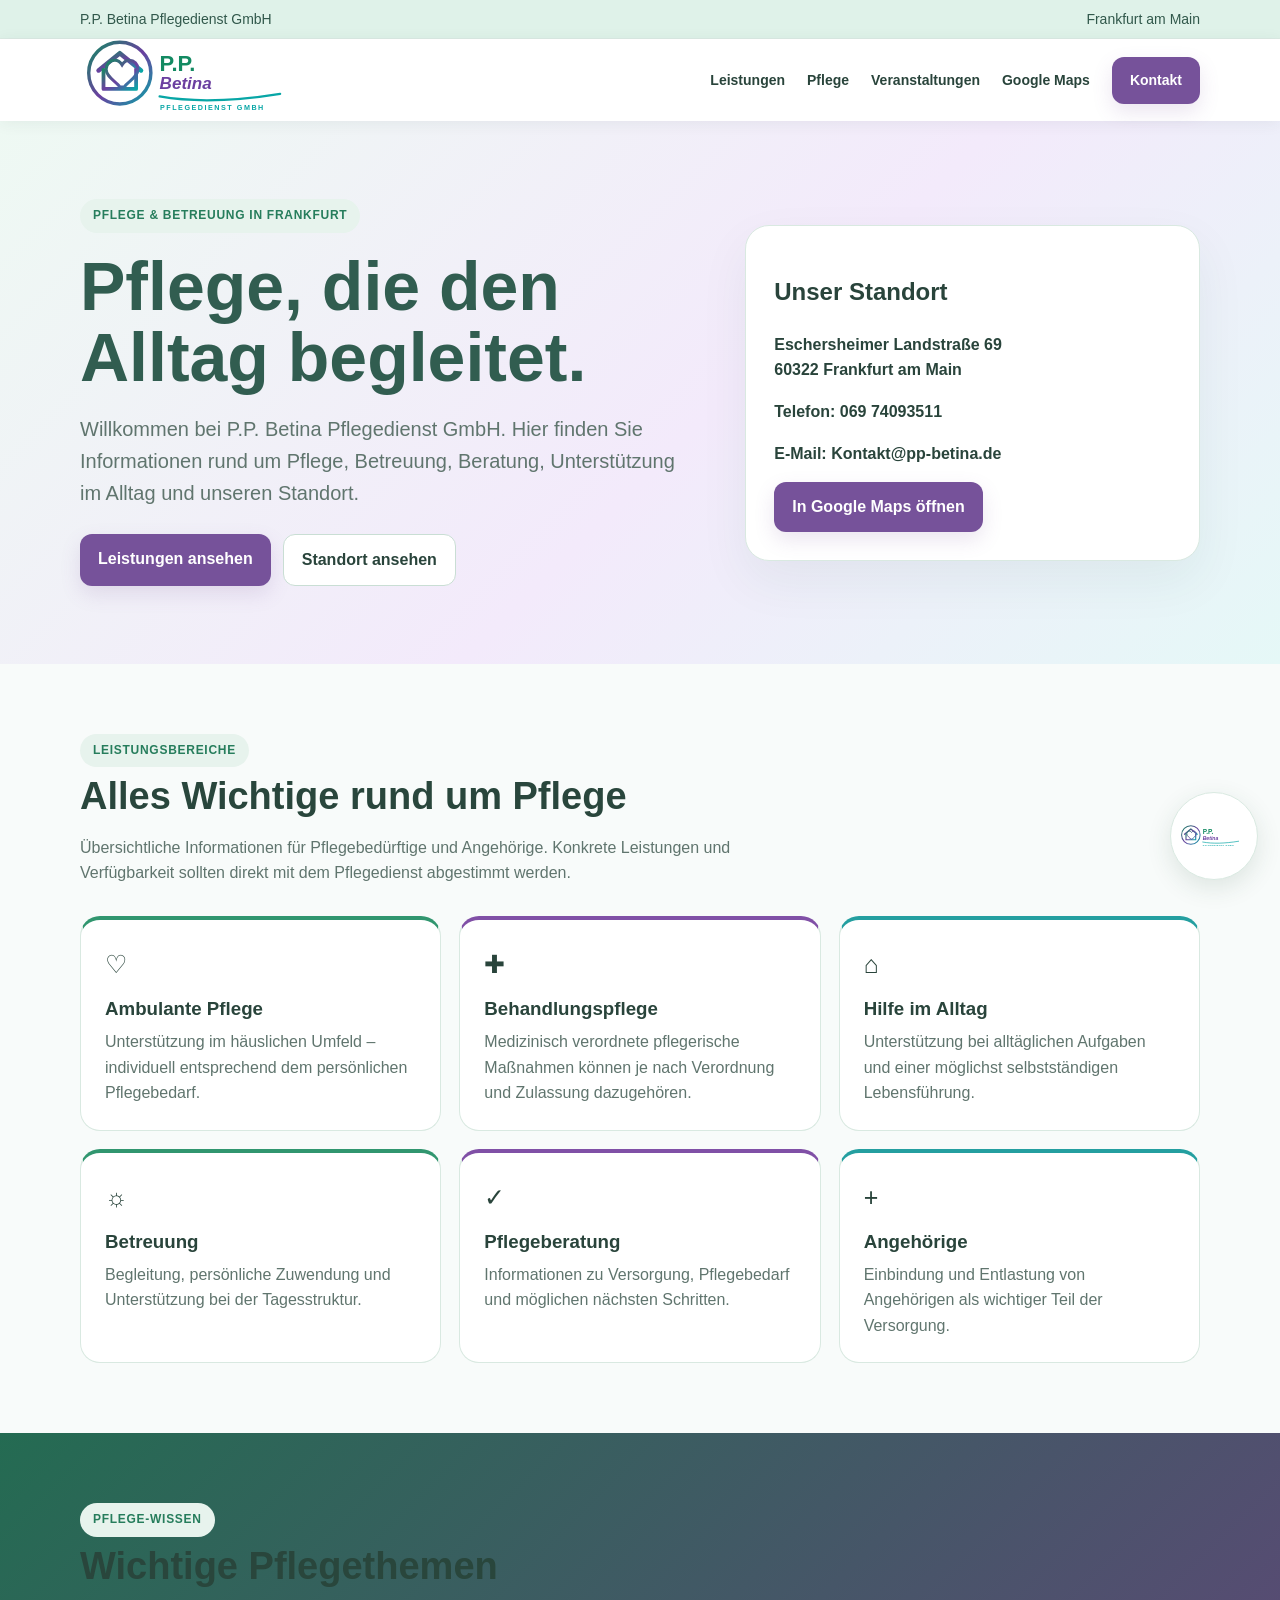
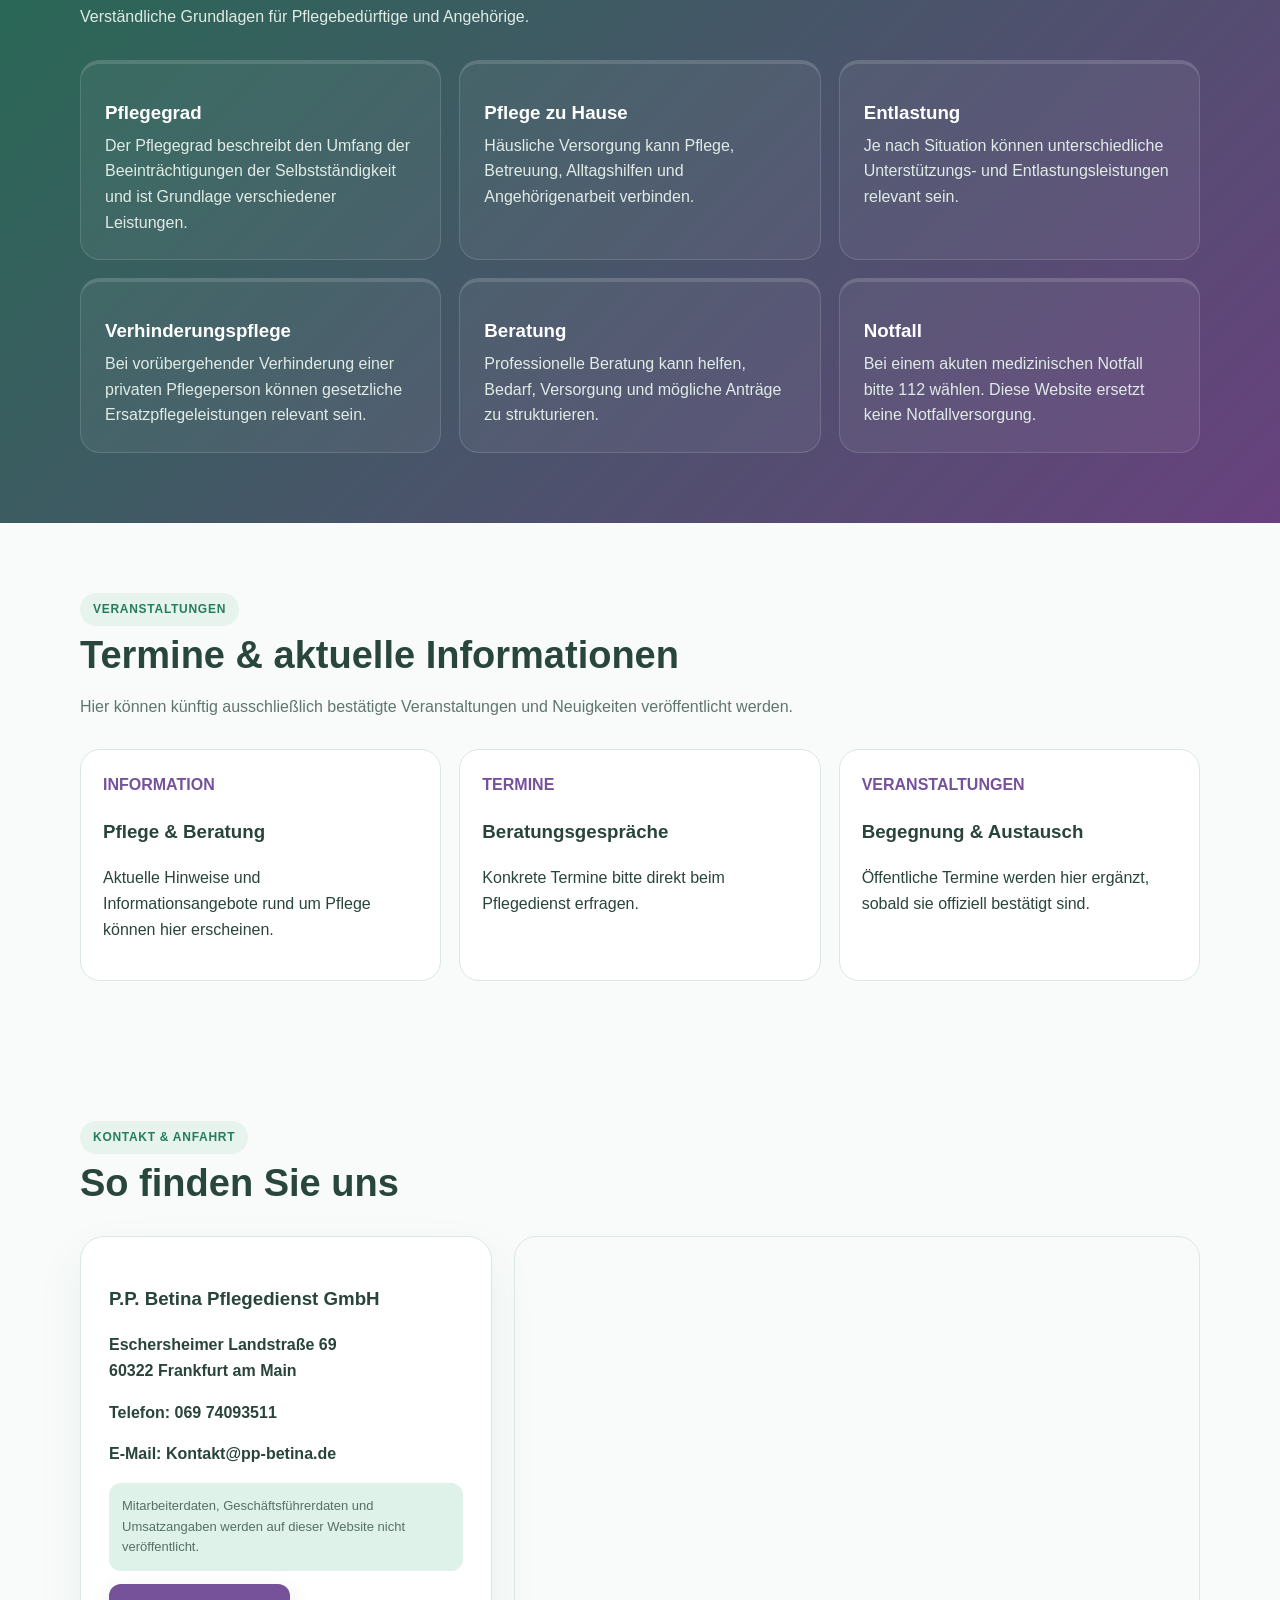
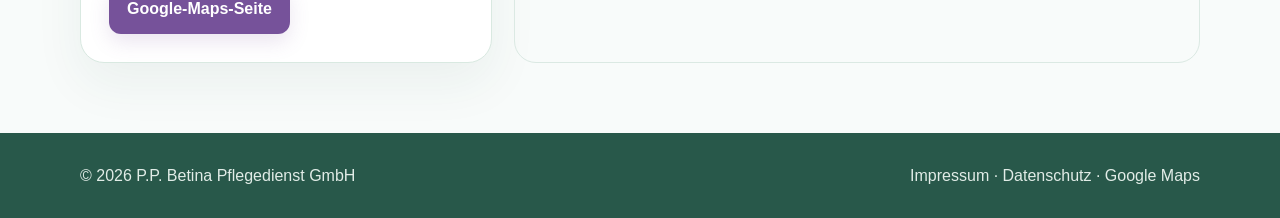
<file: index.html>
<!doctype html><html lang="de"><head><meta charset="utf-8"><meta name="viewport" content="width=device-width,initial-scale=1"><title>P.P. Betina Pflegedienst GmbH | Frankfurt am Main</title><meta name="description" content="P.P. Betina Pflegedienst GmbH – Informationen zu Pflege, Betreuung, Beratung und Standort in Frankfurt am Main."><link rel="icon" href="logo.svg?v=4"><link rel="stylesheet" href="style.css"></head><body><div class="top"><div class="wrap"><span>P.P. Betina Pflegedienst GmbH</span><span>Frankfurt am Main</span></div></div><header><div class="wrap nav"><a href="index.html"><img class="logo" src="logo.svg?v=4" alt="P.P. Betina Pflegedienst GmbH"></a><nav class="links"><a href="#leistungen">Leistungen</a><a href="#pflege">Pflege</a><a href="#veranstaltungen">Veranstaltungen</a><a href="maps.html">Google Maps</a><a class="btn primary" href="#kontakt">Kontakt</a></nav></div></header><section class="hero"><div class="wrap hero-grid"><div><span class="tag">Pflege & Betreuung in Frankfurt</span><h1>Pflege, die den Alltag begleitet.</h1><p class="lead">Willkommen bei P.P. Betina Pflegedienst GmbH. Hier finden Sie Informationen rund um Pflege, Betreuung, Beratung, Unterstützung im Alltag und unseren Standort.</p><div class="actions"><a class="btn primary" href="#leistungen">Leistungen ansehen</a><a class="btn outline" href="maps.html">Standort ansehen</a></div></div><div class="box"><h2>Unser Standort</h2><p><strong>Eschersheimer Landstraße 69<br>60322 Frankfurt am Main</strong></p><p><strong>Telefon: <a href="tel:+496974093511">069 74093511</a></strong></p><p><strong>E-Mail: <a href="mailto:Kontakt@pp-betina.de">Kontakt@pp-betina.de</a></strong></p><a class="btn primary" target="_blank" href="https://www.google.com/maps/search/?api=1&query=Eschersheimer%20Landstra%C3%9Fe%2069%2C%2060322%20Frankfurt%20am%20Main">In Google Maps öffnen</a></div></div></section><section id="leistungen"><div class="wrap"><div class="head"><span class="tag">Leistungsbereiche</span><h2>Alles Wichtige rund um Pflege</h2><p>Übersichtliche Informationen für Pflegebedürftige und Angehörige. Konkrete Leistungen und Verfügbarkeit sollten direkt mit dem Pflegedienst abgestimmt werden.</p></div><div class="grid"><div class="card"><div class="icon">♡</div><h3>Ambulante Pflege</h3><p>Unterstützung im häuslichen Umfeld – individuell entsprechend dem persönlichen Pflegebedarf.</p></div><div class="card"><div class="icon">✚</div><h3>Behandlungspflege</h3><p>Medizinisch verordnete pflegerische Maßnahmen können je nach Verordnung und Zulassung dazugehören.</p></div><div class="card"><div class="icon">⌂</div><h3>Hilfe im Alltag</h3><p>Unterstützung bei alltäglichen Aufgaben und einer möglichst selbstständigen Lebensführung.</p></div><div class="card"><div class="icon">☼</div><h3>Betreuung</h3><p>Begleitung, persönliche Zuwendung und Unterstützung bei der Tagesstruktur.</p></div><div class="card"><div class="icon">✓</div><h3>Pflegeberatung</h3><p>Informationen zu Versorgung, Pflegebedarf und möglichen nächsten Schritten.</p></div><div class="card"><div class="icon">+</div><h3>Angehörige</h3><p>Einbindung und Entlastung von Angehörigen als wichtiger Teil der Versorgung.</p></div></div></div></section><section id="pflege" class="dark"><div class="wrap"><div class="head"><span class="tag">Pflege-Wissen</span><h2>Wichtige Pflegethemen</h2><p>Verständliche Grundlagen für Pflegebedürftige und Angehörige.</p></div><div class="grid"><div class="card"><h3>Pflegegrad</h3><p>Der Pflegegrad beschreibt den Umfang der Beeinträchtigungen der Selbstständigkeit und ist Grundlage verschiedener Leistungen.</p></div><div class="card"><h3>Pflege zu Hause</h3><p>Häusliche Versorgung kann Pflege, Betreuung, Alltagshilfen und Angehörigenarbeit verbinden.</p></div><div class="card"><h3>Entlastung</h3><p>Je nach Situation können unterschiedliche Unterstützungs- und Entlastungsleistungen relevant sein.</p></div><div class="card"><h3>Verhinderungspflege</h3><p>Bei vorübergehender Verhinderung einer privaten Pflegeperson können gesetzliche Ersatzpflegeleistungen relevant sein.</p></div><div class="card"><h3>Beratung</h3><p>Professionelle Beratung kann helfen, Bedarf, Versorgung und mögliche Anträge zu strukturieren.</p></div><div class="card"><h3>Notfall</h3><p>Bei einem akuten medizinischen Notfall bitte 112 wählen. Diese Website ersetzt keine Notfallversorgung.</p></div></div></div></section><section id="veranstaltungen"><div class="wrap"><div class="head"><span class="tag">Veranstaltungen</span><h2>Termine & aktuelle Informationen</h2><p>Hier können künftig ausschließlich bestätigte Veranstaltungen und Neuigkeiten veröffentlicht werden.</p></div><div class="events"><div class="event"><strong>INFORMATION</strong><h3>Pflege & Beratung</h3><p>Aktuelle Hinweise und Informationsangebote rund um Pflege können hier erscheinen.</p></div><div class="event"><strong>TERMINE</strong><h3>Beratungsgespräche</h3><p>Konkrete Termine bitte direkt beim Pflegedienst erfragen.</p></div><div class="event"><strong>VERANSTALTUNGEN</strong><h3>Begegnung & Austausch</h3><p>Öffentliche Termine werden hier ergänzt, sobald sie offiziell bestätigt sind.</p></div></div></div></section><section id="kontakt"><div class="wrap"><div class="head"><span class="tag">Kontakt & Anfahrt</span><h2>So finden Sie uns</h2></div><div class="mapgrid"><div class="box"><h3>P.P. Betina Pflegedienst GmbH</h3><p><strong>Eschersheimer Landstraße 69<br>60322 Frankfurt am Main</strong></p><p><strong>Telefon: <a href="tel:+496974093511">069 74093511</a></strong></p><p><strong>E-Mail: <a href="mailto:Kontakt@pp-betina.de">Kontakt@pp-betina.de</a></strong></p><p class="note">Mitarbeiterdaten, Geschäftsführerdaten und Umsatzangaben werden auf dieser Website nicht veröffentlicht.</p><a class="btn primary" href="maps.html">Google-Maps-Seite</a></div><div class="map"><iframe title="Standort auf Google Maps" src="https://www.google.com/maps?q=Eschersheimer%20Landstra%C3%9Fe%2069%2C%2060322%20Frankfurt%20am%20Main&output=embed" loading="lazy"></iframe></div></div></div></section><a class="floating-logo" href="index.html" aria-label="P.P. Betina Pflegedienst GmbH"><img src="logo.svg?v=4" alt="P.P. Betina Pflegedienst GmbH"></a><footer><div class="wrap foot"><span>© 2026 P.P. Betina Pflegedienst GmbH</span><span><a href="impressum.html">Impressum</a> · <a href="datenschutz.html">Datenschutz</a> · <a href="maps.html">Google Maps</a></span></div></footer></body></html>
</file>
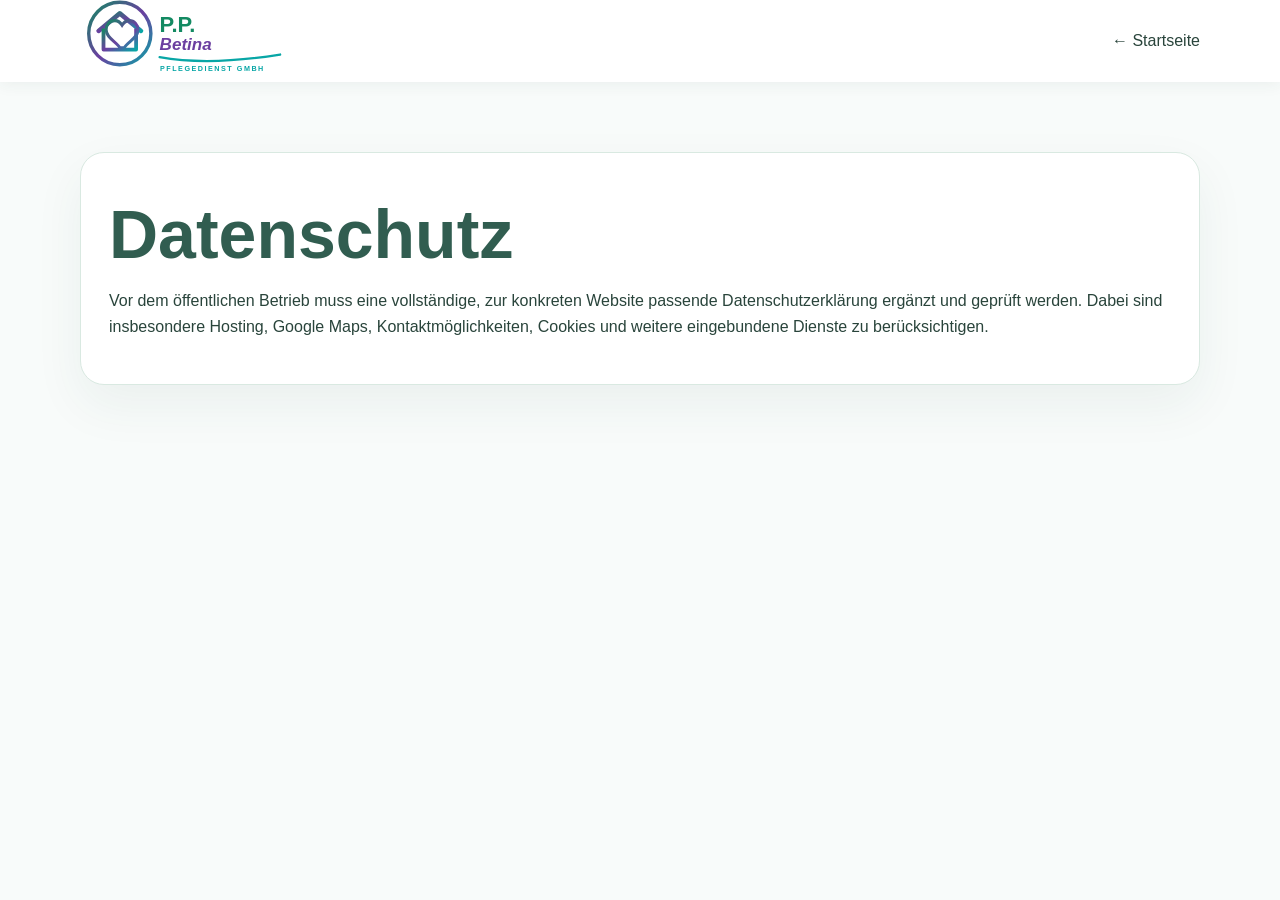
<file: datenschutz.html>
<!doctype html><html lang="de"><head><meta charset="utf-8"><meta name="viewport" content="width=device-width,initial-scale=1"><title>Datenschutz</title><link rel="stylesheet" href="style.css"></head><body><header><div class="wrap nav"><a href="index.html"><img class="logo" src="logo.svg"></a><a href="index.html">← Startseite</a></div></header><section><div class="wrap"><div class="box"><h1>Datenschutz</h1><p>Vor dem öffentlichen Betrieb muss eine vollständige, zur konkreten Website passende Datenschutzerklärung ergänzt und geprüft werden. Dabei sind insbesondere Hosting, Google Maps, Kontaktmöglichkeiten, Cookies und weitere eingebundene Dienste zu berücksichtigen.</p></div></div></section></body></html>
</file>
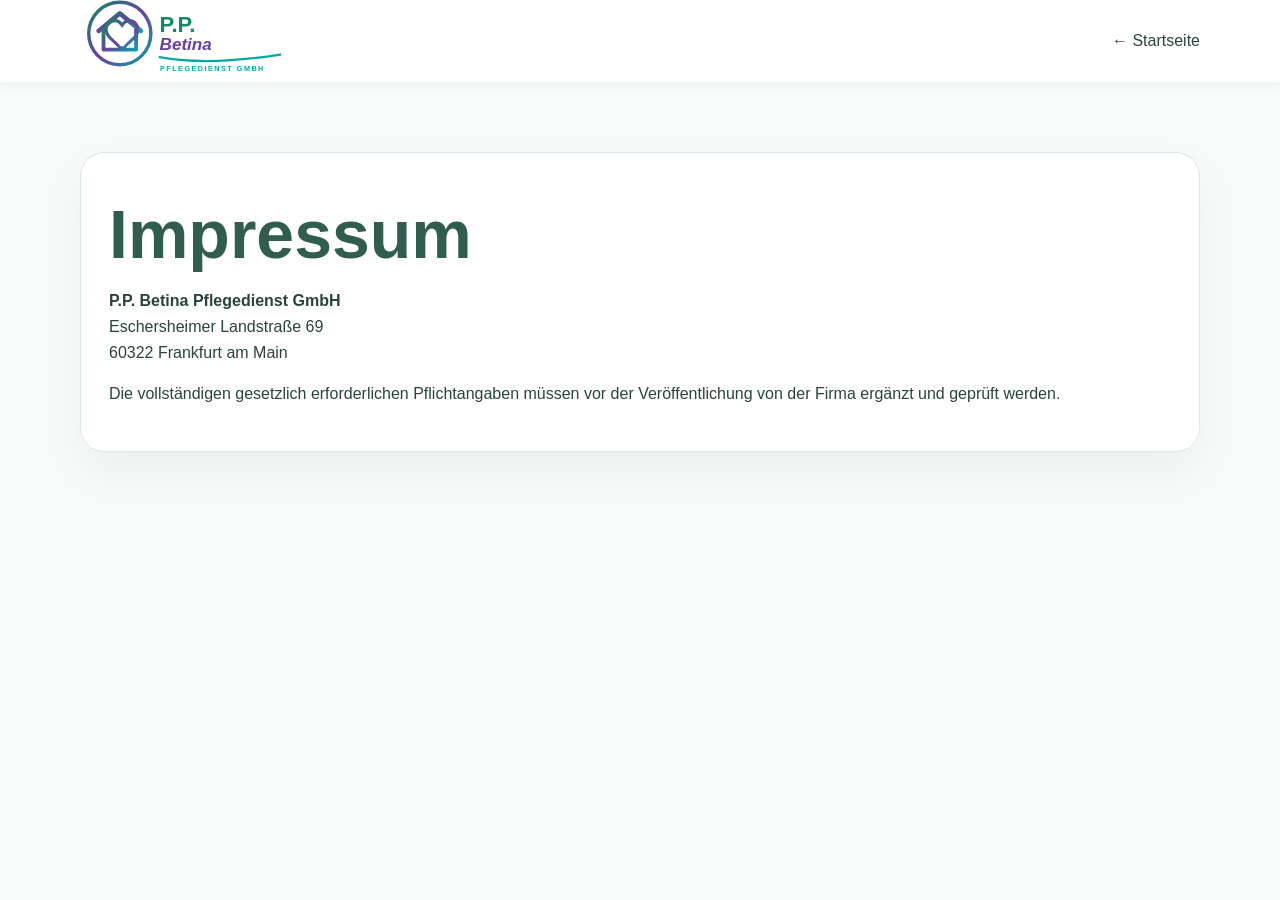
<file: impressum.html>
<!doctype html><html lang="de"><head><meta charset="utf-8"><meta name="viewport" content="width=device-width,initial-scale=1"><title>Impressum</title><link rel="stylesheet" href="style.css"></head><body><header><div class="wrap nav"><a href="index.html"><img class="logo" src="logo.svg"></a><a href="index.html">← Startseite</a></div></header><section><div class="wrap"><div class="box"><h1>Impressum</h1><p><strong>P.P. Betina Pflegedienst GmbH</strong><br>Eschersheimer Landstraße 69<br>60322 Frankfurt am Main</p><p>Die vollständigen gesetzlich erforderlichen Pflichtangaben müssen vor der Veröffentlichung von der Firma ergänzt und geprüft werden.</p></div></div></section></body></html>
</file>
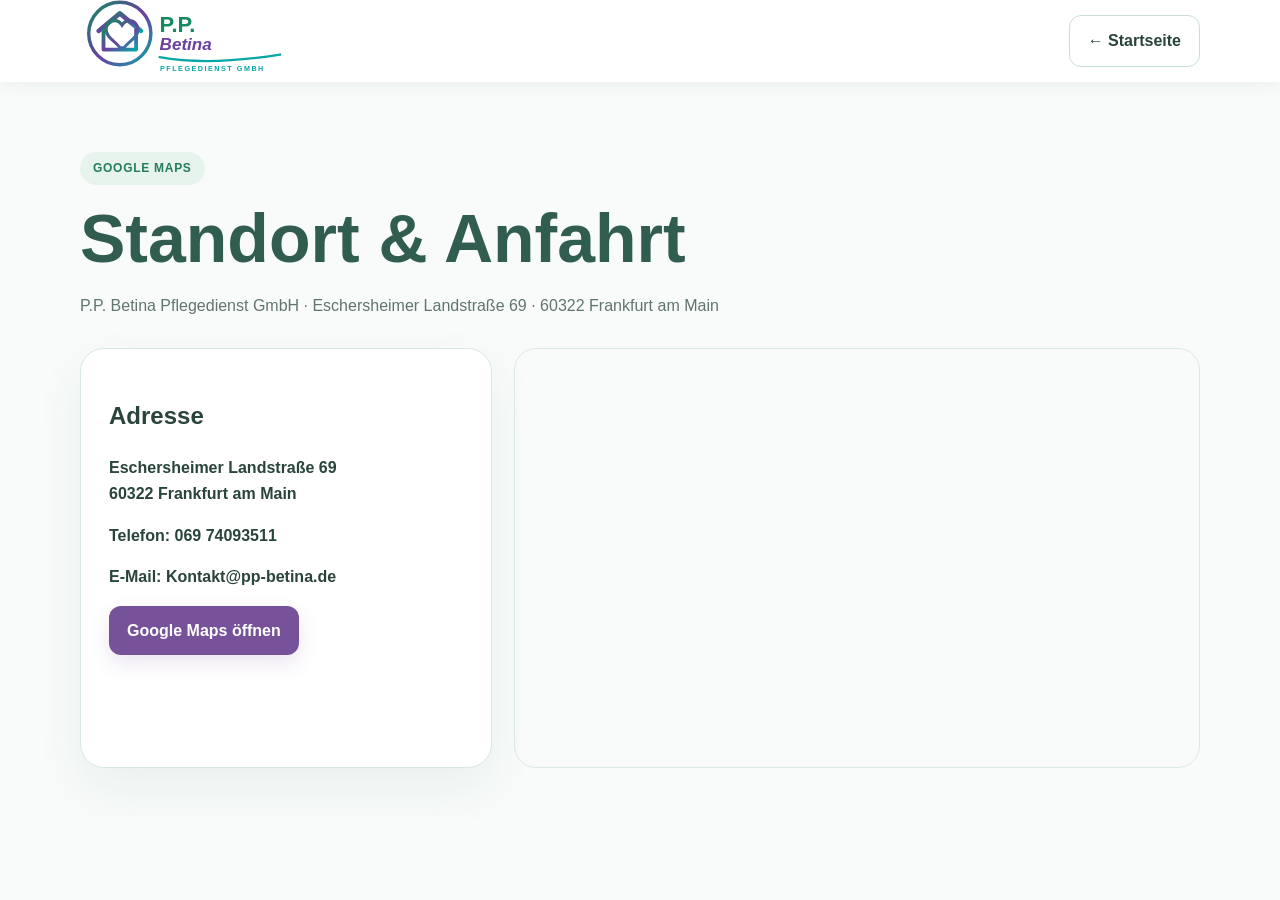
<file: maps.html>
<!doctype html><html lang="de"><head><meta charset="utf-8"><meta name="viewport" content="width=device-width,initial-scale=1"><title>Google Maps | P.P. Betina Pflegedienst GmbH</title><link rel="icon" href="logo.svg"><link rel="stylesheet" href="style.css"></head><body><header><div class="wrap nav"><a href="index.html"><img class="logo" src="logo.svg"></a><a class="btn outline" href="index.html">← Startseite</a></div></header><section><div class="wrap"><div class="head"><span class="tag">Google Maps</span><h1>Standort & Anfahrt</h1><p>P.P. Betina Pflegedienst GmbH · Eschersheimer Landstraße 69 · 60322 Frankfurt am Main</p></div><div class="mapgrid"><div class="box"><h2>Adresse</h2><p><strong>Eschersheimer Landstraße 69<br>60322 Frankfurt am Main</strong></p><p><strong>Telefon: <a href="tel:+496974093511">069 74093511</a></strong></p><p><strong>E-Mail: <a href="mailto:Kontakt@pp-betina.de">Kontakt@pp-betina.de</a></strong></p><a class="btn primary" target="_blank" href="https://www.google.com/maps/search/?api=1&query=P.P. Betina%20Pflegedienst%20GmbH%2C%20Eschersheimer%20Landstra%C3%9Fe%2069%2C%2060322%20Frankfurt%20am%20Main">Google Maps öffnen</a></div><div class="map"><iframe title="Google Maps" src="https://www.google.com/maps?q=Eschersheimer%20Landstra%C3%9Fe%2069%2C%2060322%20Frankfurt%20am%20Main&output=embed" loading="lazy"></iframe></div></div></div></section></body></html>
</file>
<file: style.css>
*{box-sizing:border-box}body{margin:0;font-family:Arial,Helvetica,sans-serif;color:#29443b;background:#f8fbfa;line-height:1.6}a{text-decoration:none;color:inherit}.wrap{max-width:1120px;width:92%;margin:auto}.top{background:#dff2e9;color:#31584b;font-size:14px;border-bottom:1px solid #dceae4}.top .wrap{padding:8px 0;display:flex;justify-content:space-between;gap:20px;flex-wrap:wrap}header{background:#fff;position:sticky;top:0;z-index:5;box-shadow:0 2px 15px #244c3a12}.nav{height:82px;display:flex;align-items:center;justify-content:space-between}.logo{width:235px}.links{display:flex;gap:22px;align-items:center;font-weight:700;font-size:14px}.links a:hover{color:#76529a}.btn{padding:12px 18px;border-radius:12px;font-weight:700;display:inline-block}.primary{background:#76529a;color:#fff;box-shadow:0 8px 20px #76529a26}.outline{border:1px solid #c9ded4;background:#fff}.hero{padding:78px 0;background:linear-gradient(135deg,#eef9f3,#f3eafb 55%,#e5f8f7)}.hero-grid{display:grid;grid-template-columns:1.15fr .85fr;gap:50px;align-items:center}.tag{display:inline-block;background:#e7f3ed;color:#267d5c;border-radius:30px;padding:7px 13px;font-size:12px;font-weight:800;text-transform:uppercase;letter-spacing:.06em}h1{font-size:clamp(40px,6vw,68px);line-height:1.05;margin:18px 0;color:#315d50}.lead{font-size:20px;color:#60756e}.actions{display:flex;gap:12px;flex-wrap:wrap;margin-top:25px}.box{background:#fff;border:1px solid #d9e9e1;border-radius:24px;padding:28px;box-shadow:0 20px 50px #244c3a10}section{padding:70px 0}.head{max-width:720px;margin-bottom:30px}.head h2{font-size:38px;line-height:1.15;margin:8px 0;color:#29463c}.head p{color:#60756e}.grid{display:grid;grid-template-columns:repeat(3,1fr);gap:18px}.card{background:#fff;border:1px solid #d9e9e1;border-radius:20px;padding:24px}.card:nth-child(3n+1){border-top:4px solid #31966f}.card:nth-child(3n+2){border-top:4px solid #8050a6}.card:nth-child(3n){border-top:4px solid #249fa0}.icon{font-size:25px}.card h3{margin:10px 0 5px}.card p{margin:0;color:#60756e}.dark{background:linear-gradient(135deg,#246b52,#68417e);color:#fff}.dark .head p,.dark .card p{color:#e0ebe6}.dark .card{background:#ffffff0d;border-color:#ffffff22}.events{display:grid;grid-template-columns:repeat(3,1fr);gap:18px}.event{background:#fff;border:1px solid #d9e9e1;border-radius:20px;padding:22px}.event strong{color:#76529a}.mapgrid{display:grid;grid-template-columns:.75fr 1.25fr;gap:22px}.map{min-height:410px;border-radius:22px;overflow:hidden;border:1px solid #dbe9e3}.map iframe{width:100%;height:100%;min-height:410px;border:0}.note{font-size:13px;background:#dff2e9;padding:13px;border-radius:12px;color:#557067}footer{background:#28584a;color:#e1ece7;padding:30px 0}.foot{display:flex;justify-content:space-between;gap:20px;flex-wrap:wrap}.floating-logo{position:fixed;right:22px;bottom:20px;width:88px;height:88px;padding:8px;background:#fff;border:1px solid #d9e9e1;border-radius:50%;box-shadow:0 8px 24px #244c3a20;z-index:20}.floating-logo img{width:100%;height:100%;object-fit:contain}.floating-logo:hover{transform:translateY(-2px)}@media(max-width:800px){.links{display:none}.hero-grid,.mapgrid{grid-template-columns:1fr}.grid,.events{grid-template-columns:1fr}.hero{padding:55px 0}.logo{width:195px}}
</file>
